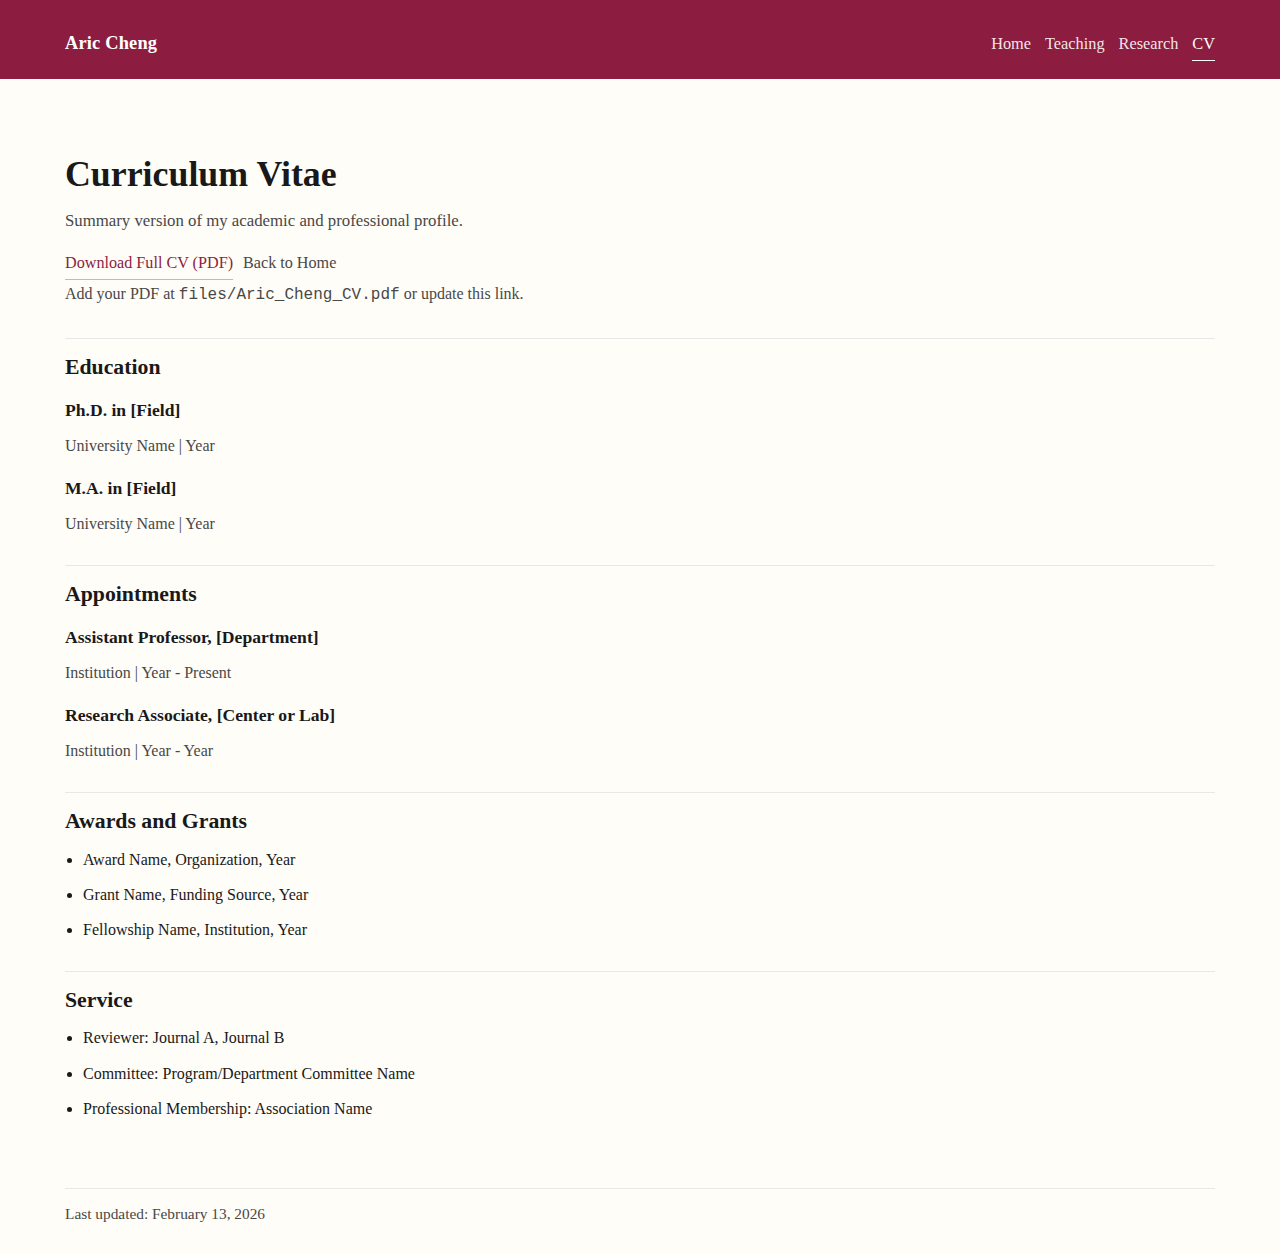
<file: cv.html>
<!doctype html>
<html lang="en">
<head>
  <meta charset="utf-8">
  <meta name="viewport" content="width=device-width, initial-scale=1">
  <title>CV | Aric Cheng</title>
  <meta name="description" content="CV page of Aric Cheng.">
  <link rel="stylesheet" href="styles.css">
</head>
<body>
  <header class="topbar">
    <div class="container">
      <div class="brand">Aric Cheng</div>
      <nav class="nav" aria-label="Main Navigation">
        <a href="index.html">Home</a>
        <a href="teaching.html">Teaching</a>
        <a href="research.html">Research</a>
        <a class="active" href="cv.html">CV</a>
      </nav>
    </div>
  </header>

  <main class="container">
    <section class="section">
      <h1>Curriculum Vitae</h1>
      <p class="lead">
        Summary version of my academic and professional profile.
      </p>
      <div class="actions">
        <a class="button primary" href="files/Aric_Cheng_CV.pdf">Download Full CV (PDF)</a>
        <a class="button ghost" href="index.html">Back to Home</a>
      </div>
      <p class="meta">
        Add your PDF at <code>files/Aric_Cheng_CV.pdf</code> or update this link.
      </p>
    </section>

    <section class="section">
      <h2>Education</h2>
      <div class="timeline-item">
        <h3>Ph.D. in [Field]</h3>
        <div class="meta">University Name | Year</div>
      </div>
      <div class="timeline-item">
        <h3>M.A. in [Field]</h3>
        <div class="meta">University Name | Year</div>
      </div>
    </section>

    <section class="section">
      <h2>Appointments</h2>
      <div class="timeline-item">
        <h3>Assistant Professor, [Department]</h3>
        <div class="meta">Institution | Year - Present</div>
      </div>
      <div class="timeline-item">
        <h3>Research Associate, [Center or Lab]</h3>
        <div class="meta">Institution | Year - Year</div>
      </div>
    </section>

    <section class="section">
      <h2>Awards and Grants</h2>
      <ul class="list">
        <li>Award Name, Organization, Year</li>
        <li>Grant Name, Funding Source, Year</li>
        <li>Fellowship Name, Institution, Year</li>
      </ul>
    </section>

    <section class="section">
      <h2>Service</h2>
      <ul class="list">
        <li>Reviewer: Journal A, Journal B</li>
        <li>Committee: Program/Department Committee Name</li>
        <li>Professional Membership: Association Name</li>
      </ul>
    </section>
  </main>

  <footer class="container">
    <div>Last updated: February 13, 2026</div>
  </footer>
</body>
</html>
</file>
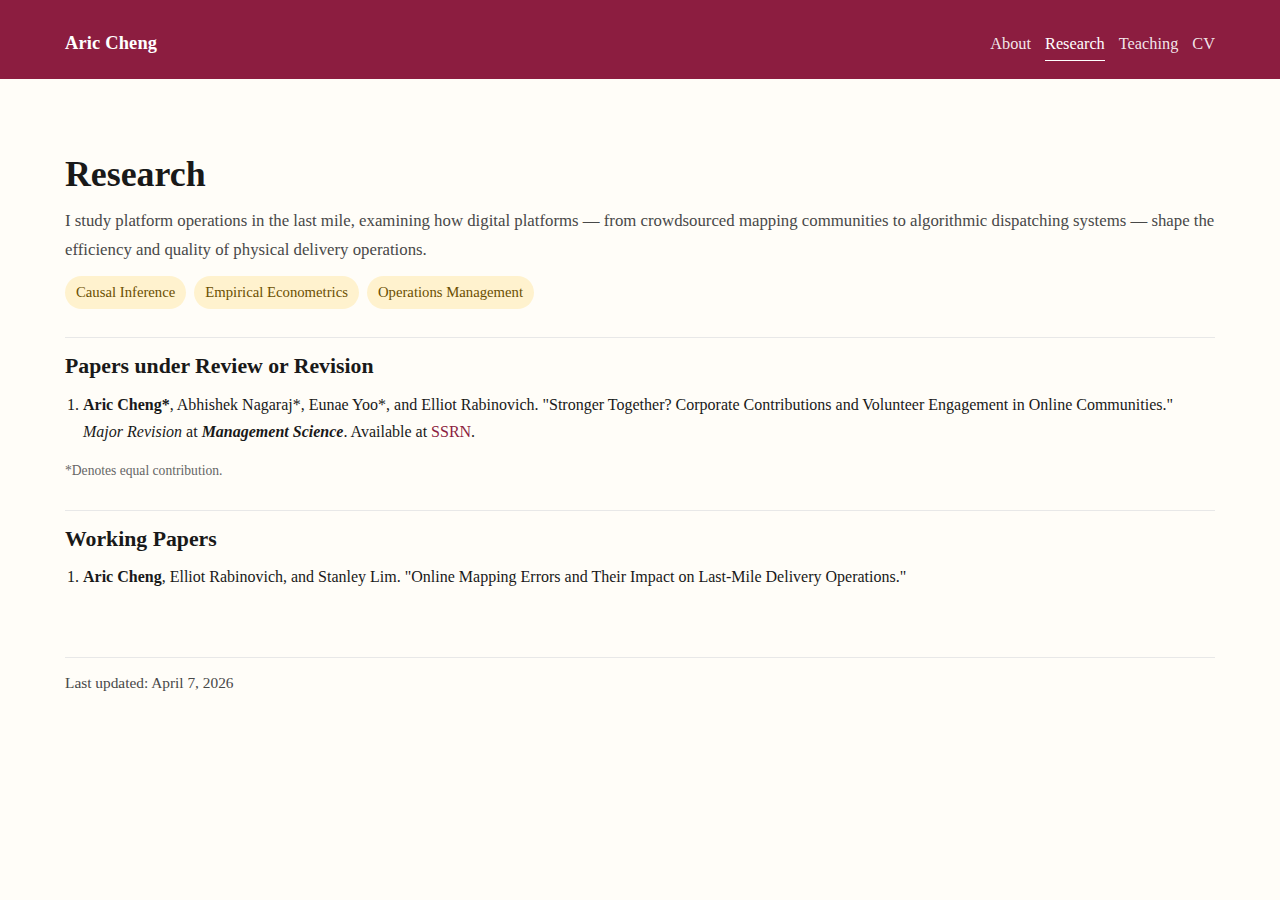
<file: research.html>
<!doctype html>
<html lang="en">
<head>
  <meta charset="utf-8">
  <meta name="viewport" content="width=device-width, initial-scale=1">
  <title>Research | Aric Cheng</title>
  <meta name="description" content="Research page of Aric Cheng.">
  <link rel="stylesheet" href="styles.css">
</head>
<body>
  <header class="topbar">
    <div class="container">
      <div class="brand">Aric Cheng</div>
      <nav class="nav" aria-label="Main Navigation">
        <a href="index.html#about">About</a>
        <a class="active" href="research.html">Research</a>
        <a href="teaching.html">Teaching</a>
        <a href="files/cv.pdf" target="_blank" rel="noopener">CV</a>
      </nav>
    </div>
  </header>

  <main class="container">
    <section class="section">
      <h1>Research</h1>
      <p class="lead">
        I study platform operations in the last mile, examining how digital platforms — from crowdsourced mapping communities to algorithmic dispatching systems — shape the efficiency and quality of physical delivery operations.
      </p>
      <div class="chips">
        <span class="chip">Causal Inference</span>
        <span class="chip">Empirical Econometrics</span>
        <span class="chip">Operations Management</span>
      </div>
    </section>

    <section class="section">
      <h2>Papers under Review or Revision</h2>
      <ol class="list">
        <li>
          <strong>Aric Cheng*</strong>, Abhishek Nagaraj*, Eunae Yoo*, and Elliot Rabinovich.
          "Stronger Together? Corporate Contributions and Volunteer Engagement in Online Communities."
          <em>Major Revision</em> at <em><strong>Management Science</strong></em>.
          Available at
          <a href="https://ssrn.com/abstract=5546859">SSRN</a>.
        </li>
      </ol>
      <p class="note" style="font-size: 0.85em; color: #666;">*Denotes equal contribution.</p>
    </section>

    <section class="section">
      <h2>Working Papers</h2>
      <ol class="list">
        <li>
          <strong>Aric Cheng</strong>, Elliot Rabinovich, and Stanley Lim.
          "Online Mapping Errors and Their Impact on Last-Mile Delivery Operations."
        </li>
      </ol>
    </section>
  </main>

  <footer class="container">
    <div>Last updated: April 7, 2026</div>
  </footer>
</body>
</html>
</file>
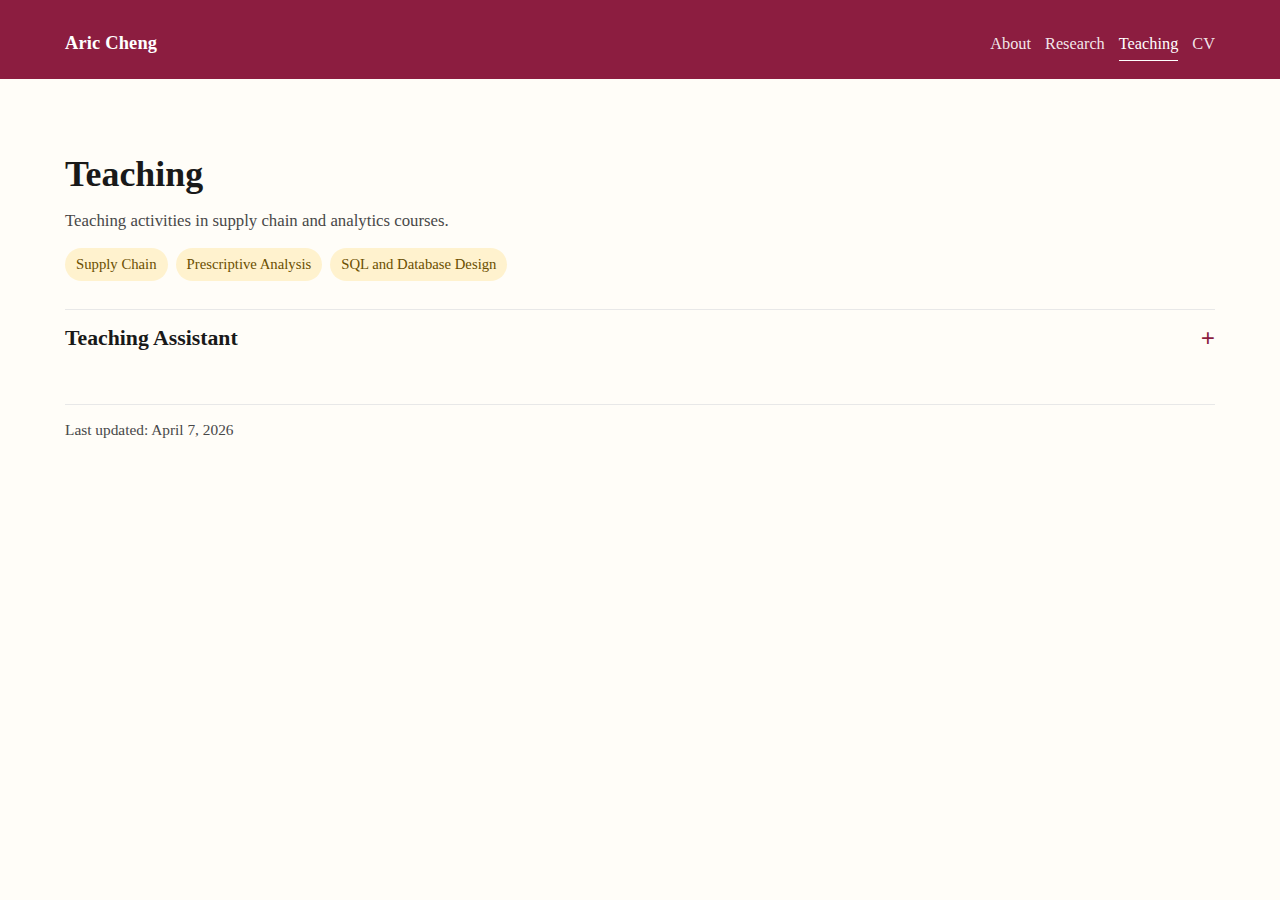
<file: teaching.html>
<!doctype html>
<html lang="en">
<head>
  <meta charset="utf-8">
  <meta name="viewport" content="width=device-width, initial-scale=1">
  <title>Teaching | Aric Cheng</title>
  <meta name="description" content="Teaching page of Aric Cheng.">
  <link rel="stylesheet" href="styles.css">
</head>
<body>
  <header class="topbar">
    <div class="container">
      <div class="brand">Aric Cheng</div>
      <nav class="nav" aria-label="Main Navigation">
        <a href="index.html#about">About</a>
        <a href="research.html">Research</a>
        <a class="active" href="teaching.html">Teaching</a>
        <a href="files/cv.pdf" target="_blank" rel="noopener">CV</a>
      </nav>
    </div>
  </header>

  <main class="container">
    <section class="section">
      <h1>Teaching</h1>
      <p class="lead">
        Teaching activities in supply chain and analytics courses.
      </p>
      <div class="chips">
        <span class="chip">Supply Chain</span>
        <span class="chip">Prescriptive Analysis</span>
        <span class="chip">SQL and Database Design</span>
      </div>
    </section>

    <!-- Instructor section hidden until Fall 2026 appointment is confirmed
    <section class="section">
      <h2>Instructor</h2>
      <div class="timeline-item">
        <h3>Arizona State University</h3>
        <table class="table">
          <colgroup>
            <col style="width: 60%">
            <col style="width: 20%">
            <col style="width: 20%">
          </colgroup>
          <thead>
            <tr>
              <th>Course</th>
              <th>Level</th>
              <th>Term</th>
            </tr>
          </thead>
          <tbody>
            <tr>
              <td>SCM 300: Global Supply Operations</td>
              <td>Undergraduate</td>
              <td>Fall 2026</td>
            </tr>
          </tbody>
        </table>
      </div>
    </section>
    -->
  
    <section class="section">
      <details class="toggle-panel">
        <summary class="toggle-summary">Teaching Assistant</summary>
        <div class="toggle-content">
          <div class="timeline-item">
            <h3>Arizona State University</h3>
            <table class="table">
              <colgroup>
                <col style="width: 60%">
                <col style="width: 20%">
                <col style="width: 20%">
              </colgroup>
              <thead>
                <tr>
                  <th>Course</th>
                  <th>Level</th>
                  <th>Term</th>
                </tr>
              </thead>
              <tbody>
                <tr>
                  <td>SCM 300: Global Supply Operations</td>
                  <td>Undergraduate</td>
                  <td>FL25 & SP26</td>
                </tr>
              </tbody>
            </table>
          </div>
          <div class="timeline-item">
            <h3>Washington University in St. Louis</h3>
            <table class="table">
              <colgroup>
                <col style="width: 60%">
                <col style="width: 20%">
                <col style="width: 20%">
              </colgroup>
              <thead>
                <tr>
                  <th>Course</th>
                  <th>Level</th>
                  <th>Term</th>
                </tr>
              </thead>
              <tbody>
                <tr>
                  <td>DAT 560: Prescriptive Analysis</td>
                  <td>Master</td>
                  <td>FL22</td>
                </tr>
                <tr>
                  <td>DAT 530: SQL and Database Design</td>
                  <td>Master</td>
                  <td>SP22</td>
                </tr>
              </tbody>
            </table>
          </div>
        </div>
      </details>
    </section>
  </main>

  <footer class="container">
    <div>Last updated: April 7, 2026</div>
  </footer>
</body>
</html>
</file>
<file: styles.css>
:root {
  --asu-maroon: #8c1d40;
  --asu-gold: #ffc627;
  --asu-white: #ffffff;
  --gray-1: #191919;
  --gray-2: #484848;
  --gray-6: #e8e8e8;
  --gray-7: #fafafa;
  --ink: var(--gray-1);
  --muted: var(--gray-2);
  --line: var(--gray-6);
  --chip-bg: rgba(255, 198, 39, 0.2);
  --bg-soft-gold: #fffdf8;
  --font-serif-option-1: "Iowan Old Style", "Palatino Linotype", Palatino,
    "Book Antiqua", serif;
  --font-serif-option-2: Baskerville, "Baskerville Old Face", "Times New Roman",
    serif;
  --font-serif-option-3: "EB Garamond", Garamond, "Times New Roman", serif;
  --font-serif-option-4: Georgia, "Times New Roman", serif;
  /* Switch to option-2/3/4 to preview different serif styles. */
  --font-serif: var(--font-serif-option-1);
}

* {
  box-sizing: border-box;
}

html,
body {
  margin: 0;
  padding: 0;
}

body {
  background: var(--bg-soft-gold);
  color: var(--ink);
  font-family: var(--font-serif);
  line-height: 1.7;
}

a {
  color: var(--asu-maroon);
  text-decoration: none;
}

a:hover {
  text-decoration: underline;
}

.container{
  width: min(1150px, 92vw);
  margin: 0 auto;
}

.topbar {
  padding: 28px 0 18px;
  background: var(--asu-maroon);
}

.topbar .container {
  display: flex;
  justify-content: space-between;
  align-items: baseline;
  gap: 18px;
  flex-wrap: wrap;
}

.brand {
  color: var(--asu-white);
  font-size: 1.15rem;
  font-weight: 700;
  letter-spacing: 0.01em;
}

.nav {
  display: flex;
  gap: 14px;
  flex-wrap: wrap;
  font-size: 1.02rem;
}

.nav a {
  color: rgba(255, 255, 255, 0.9);
  border-bottom: 1px solid transparent;
  padding-bottom: 2px;
}

.nav a.active,
.nav a:hover {
  color: var(--asu-white);
  border-bottom-color: var(--asu-white);
  text-decoration: none;
}

main {
  padding: 30px 0 52px;
}

.intro {
  display: grid;
  grid-template-columns: 190px minmax(0, 1fr);
  gap: 28px;
  align-items: start;
}

.photo-column {
  display: flex;
  flex-direction: column;
  gap: 12px;
}

.profile-photo-frame {
  margin: 0;
}

.profile-photo {
  width: 100%;
  max-width: 140px;
  display: block;
  border-radius: 8px;
}

.photo-contact-list {
  list-style: none;
  margin: 0;
  padding: 0;
}

.photo-contact-list li + li {
  margin-top: 8px;
}

.photo-contact-link {
  display: flex;
  align-items: center;
  gap: 8px;
  color: var(--muted);
  font-size: 0.98rem;
  word-break: break-word;
}

.photo-contact-link:hover {
  color: var(--asu-maroon);
  text-decoration: none;
}

.icon {
  width: 14px;
  height: 14px;
  flex: none;
  color: var(--asu-maroon);
}

.icon svg {
  width: 100%;
  height: 100%;
  display: block;
  fill: currentColor;
}

.icon-image img {
  width: 100%;
  height: 100%;
  display: block;
  object-fit: contain;
}

h1,
h2,
h3 {
  margin: 0 0 10px;
  font-weight: 700;
  line-height: 1.3;
}

h1 {
  font-size: clamp(1.72rem, 2.8vw, 2.35rem);
}

h2 {
  font-size: 1.36rem;
}

h3 {
  font-size: 1.1rem;
}

p {
  font-size: 1.05rem;
  margin: 0 0 10px;
}

.lead {
  color: var(--muted);
}

.chips {
  display: flex;
  flex-wrap: wrap;
  gap: 8px;
  margin: 12px 0 14px;
}

.chip {
  display: inline-flex;
  align-items: center;
  border-radius: 999px;
  padding: 4px 11px;
  font-size: 0.92rem;
  color: #6b4f00;
  background: var(--chip-bg);
}

.section {
  margin-top: 28px;
  padding-top: 14px;
}

.section + .section {
  border-top: 1px solid var(--line);
}

.grid-2 {
  display: grid;
  grid-template-columns: repeat(2, minmax(0, 1fr));
  gap: 18px;
}

.card {
  padding: 0;
}

.list {
  margin: 0;
  padding-left: 18px;
}

.list li + li {
  margin-top: 8px;
}

.meta {
  color: var(--muted);
  font-size: 1rem;
}

.timeline-item + .timeline-item {
  margin-top: 12px;
}

.contact-list {
  list-style: none;
  margin: 0;
  padding: 0;
}

.contact-list li + li {
  margin-top: 6px;
}

.actions {
  display: flex;
  flex-wrap: wrap;
  gap: 10px;
}

.button {
  display: inline-block;
  padding: 3px 0;
  font-size: 1.01rem;
  border-bottom: 1px solid transparent;
}

.button.primary {
  color: var(--asu-maroon);
  border-bottom-color: rgba(140, 29, 64, 0.35);
}

.button.ghost {
  color: var(--muted);
}

.button:hover {
  text-decoration: none;
  border-bottom-color: var(--asu-maroon);
}

.table {
  width: 100%;
  border-collapse: collapse;
  font-size: 1.01rem;
}

.table th,
.table td {
  text-align: left;
  padding: 8px 6px;
  border-bottom: 1px solid var(--line);
}

.table th {
  color: var(--muted);
  font-weight: 600;
}

.table tr:last-child td {
  border-bottom: none;
}

footer {
  margin-top: 28px;
  border-top: 1px solid var(--line);
  padding: 12px 0 28px;
  color: var(--muted);
  font-size: 0.96rem;
}

@media (max-width: 820px) {
  .intro,
  .grid-2 {
    grid-template-columns: 1fr;
  }

  .profile-photo {
    max-width: 150px;
  }

  .table {
    display: block;
    overflow-x: auto;
    white-space: nowrap;
  }
}

.timeline-head{
  display:flex;
  justify-content:space-between;
  align-items:baseline;
  gap:12px;             
}

.timeline-head h3{
  margin:0;
}

.timeline-head .loc{
  white-space:nowrap;   
  font-size:1em;
  opacity:0.8;
}

.table{
  width: 100%;
  table-layout: fixed;
}

.table th, .table td{
  overflow-wrap: anywhere;
}

.meta-row{
  display:flex;
  justify-content:space-between;
  align-items:baseline;
  gap:12px;
}
.meta-row .year{ white-space:nowrap; }

.toggle-panel {
  margin: 0;
}

.toggle-summary {
  list-style: none;
  cursor: pointer;
  font-size: 1.36rem;
  font-weight: 700;
  line-height: 1.3;
  display: flex;
  align-items: center;
  justify-content: space-between;
  color: var(--ink);
}

.toggle-summary::-webkit-details-marker {
  display: none;
}

.toggle-summary::after {
  content: "+";
  color: var(--asu-maroon);
  font-weight: 700;
  font-size: 1.15em;
  line-height: 1;
}

.toggle-panel[open] .toggle-summary::after {
  content: "-";
}

.toggle-content {
  margin-top: 12px;
}

.flight-line{
  display:flex;
  align-items:center;
  gap:10px;
}

.flight-line img{
  display:block;
  height:55px;          /* 可选：flight 条目高度*/
  width:auto;
}

.chip-maroon{
  background: rgba(140, 29, 64, 0.2);  /* #8C1D40 的 20% 不透明度 */
  color: #8C1D40;                      /* 通常半透明底更适合用深色字 */
}

.chip-gold{
  background: rgba(255, 198, 39, 0.2); /* #FFC627 的 20% 不透明度 */
  color: #6b4f00;                      /* 或 #191919 */
}

.section h3{ margin: 18px 0 10px; }
.section h4{ margin: 10px 0 8px; }
.section .list{ margin: 0 0 14px; }

.table-muted-head th{ color:#747474; }  /* 灰色表头 */
</file>
